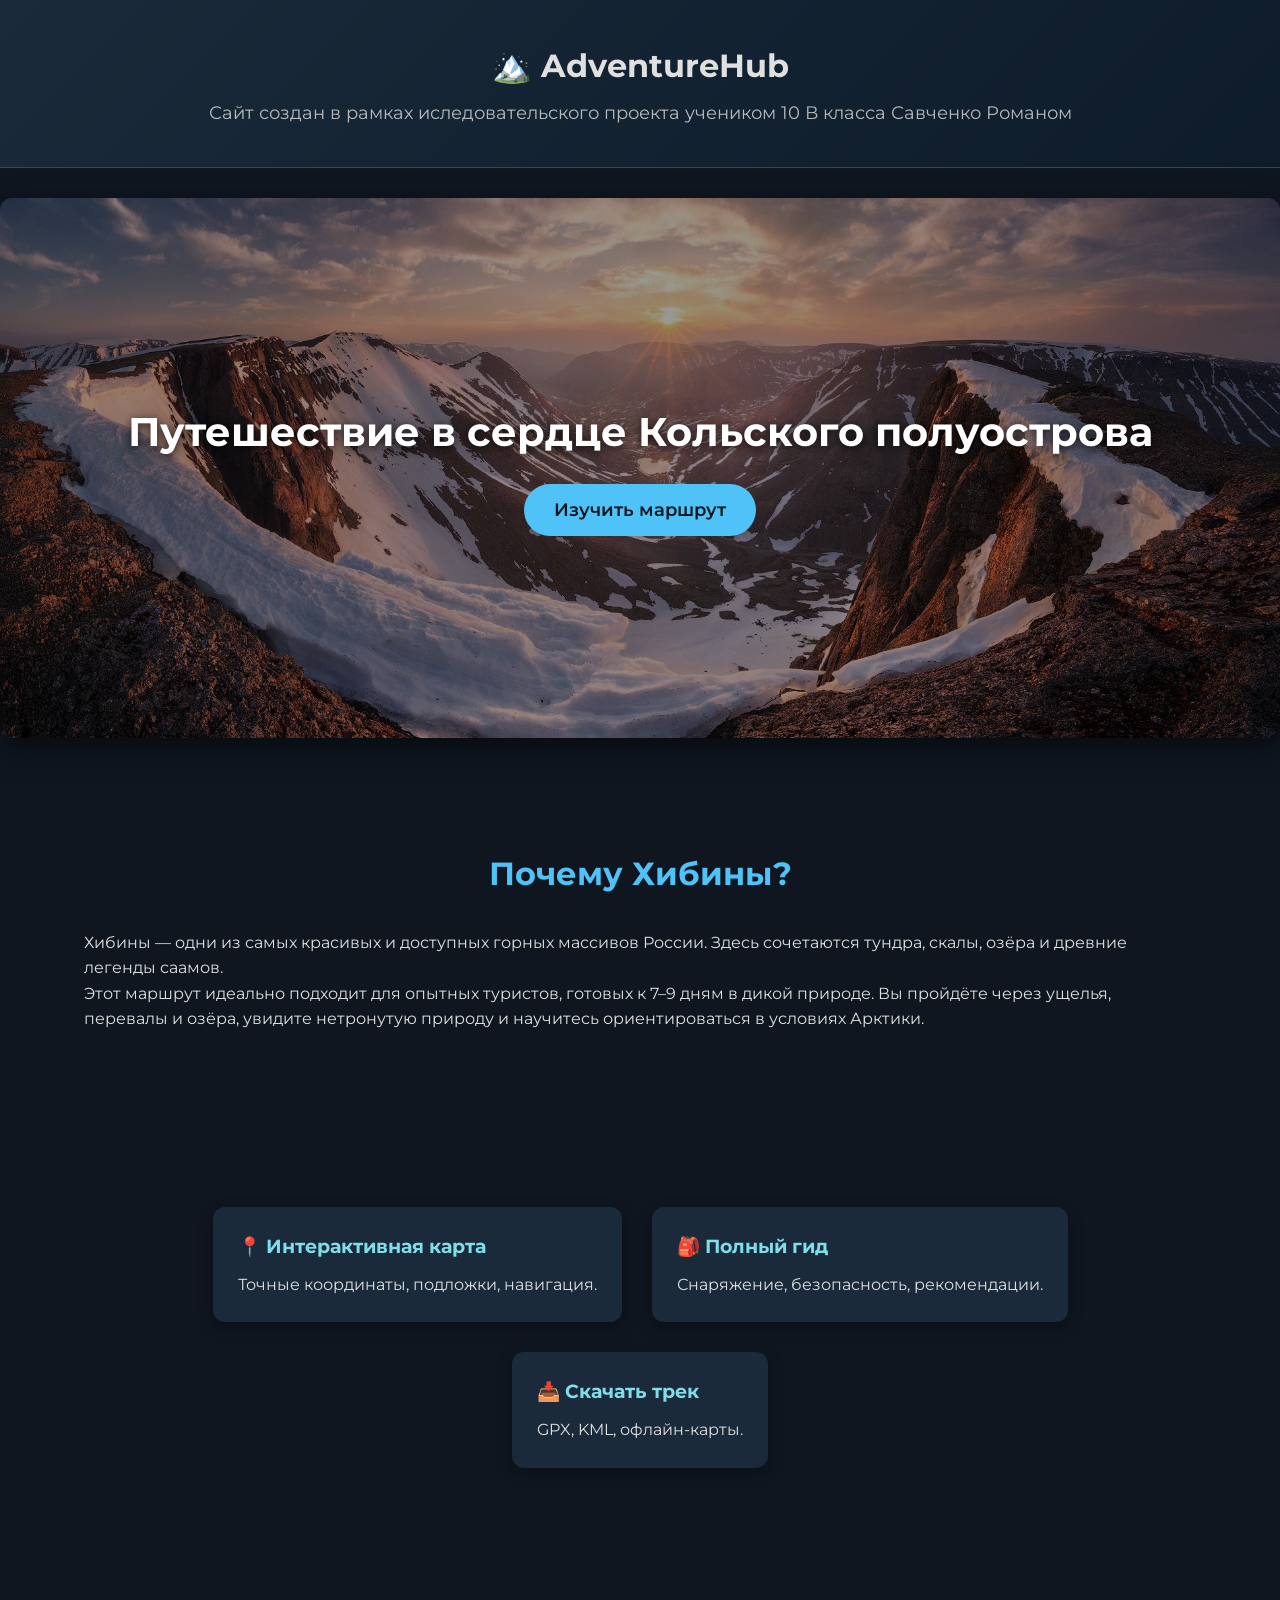
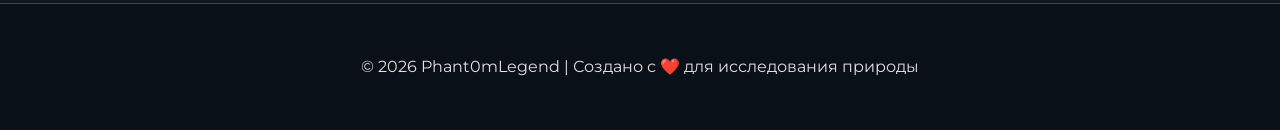
<file: index.html>
<!DOCTYPE html>
<html lang="ru">
<head>
  <meta charset="UTF-8" />
  <meta name="viewport" content="width=device-width, initial-scale=1.0"/>
  <title>Хибины: Поход 120 км | AdventureHub</title>
  <link rel="stylesheet" href="style.css" />
  <link href="https://fonts.googleapis.com/css2?family=Montserrat:wght@400;600&display=swap" rel="stylesheet">
</head>
<body class="home">
  <header>
    <div class="container">
      <h1>🏔️ AdventureHub</h1>
      <p>Сайт создан в рамках иследовательского проекта учеником 10 В класса Савченко Романом</p>
    </div>
  </header>

  <main>
  <section class="hero">
    <img src="images/hero.jpg" alt="Хибины" />
    <div class="overlay">
      <h2>Путешествие в сердце Кольского полуострова</h2>
      <a href="route.html" class="btn">Изучить маршрут</a>
    </div>
  </section>

  <section class="about">
    <div class="container">
      <h2>Почему Хибины?</h2>
      <p>
        Хибины — одни из самых красивых и доступных горных массивов России.
        Здесь сочетаются тундра, скалы, озёра и древние легенды саамов.
      </p>
      <p>
        Этот маршрут идеально подходит для опытных туристов, готовых к 7–9 дням в дикой природе.
        Вы пройдёте через ущелья, перевалы и озёра, увидите нетронутую природу и научитесь ориентироваться в условиях Арктики.
      </p>
    </div>
  </section>

  <section class="features">
    <div class="container">
      <div class="card">
        <h3>📍 Интерактивная карта</h3>
        <p>Точные координаты, подложки, навигация.</p>
      </div>
      <div class="card">
        <h3>🎒 Полный гид</h3>
        <p>Снаряжение, безопасность, рекомендации.</p>
      </div>
      <div class="card">
        <h3>📥 Скачать трек</h3>
        <p>GPX, KML, офлайн-карты.</p>
      </div>
    </div>
  </section>
</main>


  <footer>
    <div class="container">
      &copy; 2026 Phant0mLegend | Создано с ❤️ для исследования природы
    </div>
  </footer>
</body>
</html>
</file>
<file: style.css>
/* Глобальные стили */
* {
  margin: 0;
  padding: 0;
  box-sizing: border-box;
}

body {
  font-family: 'Montserrat', sans-serif;
  background: #0f1620;
  color: #e0e0e0;
  line-height: 1.6;
}

.container {
  width: 90%;
  max-width: 1200px;
  margin: 0 auto;
  padding: 20px;
}

a {
  color: #4fc3f7;
  text-decoration: none;
}
a:hover {
  text-decoration: underline;
}

/* Шапка */
header {
  background: linear-gradient(135deg, #1a2a3a, #0d1b2a);
  padding: 20px 0;
  text-align: center;
  border-bottom: 1px solid #33475c;
}
header h1 {
  font-size: 2em;
  margin-bottom: 8px;
}
header p {
  font-size: 1.1em;
  opacity: 0.8;
}

.back-link {
  display: inline-block;
  margin-bottom: 10px;
  font-size: 1.1em;
  color: #80deea;
}

/* Главная */
.home .hero {
  position: relative;
  height: 60vh;
  overflow: hidden;
  border-radius: 12px;
  margin: 30px auto;
  box-shadow: 0 10px 30px rgba(0,0,0,0.5);
}
.hero img {
  width: 100%;
  height: 100%;
  object-fit: cover;
  filter: brightness(0.6);
}
.overlay {
  position: absolute;
  top: 0;
  left: 0;
  width: 100%;
  height: 100%;
  display: flex;
  flex-direction: column;
  justify-content: center;
  align-items: center;
  text-align: center;
  color: white;
}
.overlay h2 {
  font-size: 2.5em;
  margin-bottom: 20px;
  text-shadow: 0 2px 10px rgba(0,0,0,0.8);
}
.btn {
  background: #4fc3f7;
  color: #0f1620;
  padding: 12px 30px;
  border-radius: 30px;
  font-weight: 600;
  font-size: 1.1em;
  transition: all 0.3s;
}
.btn:hover {
  background: #03a9f4;
  transform: scale(1.05);
}

.about, .features {
  padding: 60px 0;
}
.about h2, .features h2 {
  text-align: center;
  font-size: 2em;
  margin-bottom: 30px;
  color: #4fc3f7;
}

.card {
  background: #1a2a3a;
  padding: 25px;
  border-radius: 12px;
  margin: 15px;
  box-shadow: 0 5px 15px rgba(0,0,0,0.3);
  transition: transform 0.3s;
}
.card:hover {
  transform: translateY(-5px);
}
.card h3 {
  color: #80deea;
  margin-bottom: 10px;
}
.features .container {
  display: flex;
  flex-wrap: wrap;
  justify-content: center;
}

/* Карта — только на route.html */
.map-page #map {
  height: 75vh;
  width: 90%;
  margin: 20px auto;
  border-radius: 12px;
  box-shadow: 0 8px 20px rgba(0, 0, 0, 0.5);
  border: 1px solid #33475c;
  overflow: hidden;
}

.actions {
  text-align: center;
  margin: 20px 0;
}
.btn-small {
  display: inline-block;
  margin-left: 15px;
  font-size: 0.9em;
  padding: 6px 12px;
}

/* Блоки на route.html */
.guide-info ul,
.guide-tips ul,
.guide-gear ul {
  list-style: none;
  padding-left: 20px;
}
.guide-info li,
.guide-tips li,
.guide-gear li {
  margin: 10px 0;
  line-height: 1.6;
}
.guide-info li::before,
.guide-tips li::before,
.guide-gear li::before {
  content: "•";
  color: #4fc3f7;
  font-weight: bold;
  margin-right: 8px;
}

.file-list a {
  font-weight: 600;
  color: #80deea;
}
.file-list span {
  font-size: 0.9em;
  color: #aaa;
  margin-left: 8px;
}
.file-list li {
  margin: 15px 0;
  padding: 12px;
  background: #1a2a3a;
  border-radius: 8px;
  border-left: 4px solid #4fc3f7;
}

/* Подвал */
footer {
  text-align: center;
  padding: 30px 0;
  background: #0a1018;
  border-top: 1px solid #33475c;
  margin-top: 40px;
}

/* === КНОПКА И ПАНЕЛЬ ВНУТРИ КАРТЫ === */
.layers-control-button {
  background: #4fc3f7;
  color: #0f1620;
  border: none;
  width: 40px;
  height: 40px;
  border-radius: 8px;
  cursor: pointer;
  font-size: 1.2em;
  text-align: center;
  box-shadow: 0 2px 6px rgba(0,0,0,0.3);
  z-index: 1000;
}

.layers-control-button:hover {
  background: #03a9f4;
}

.layers-control-panel {
  position: absolute;
  top: 50px;
  right: 20px;
  width: 300px;
  background: #1a2a3a;
  border: 1px solid #4fc3f7;
  border-radius: 8px;
  padding: 15px;
  z-index: 1001;
  color: #e0e0e0;
  font-size: 0.95em;
  box-shadow: 0 10px 30px rgba(0,0,0,0.5);
  display: none;
}

.layers-control-panel.active {
  display: block;
}

.layers-control-panel h4 {
  margin: 10px 0 8px;
  color: #80deea;
  font-size: 1em;
  font-weight: 600;
}

.layers-control-panel button,
.layers-control-panel label {
  display: block;
  margin: 6px 0;
  color: #e0e0e0;
  font-size: 0.95em;
}

.layers-control-panel button {
  width: 100%;
  padding: 6px 10px;
  background: #1a2a3a;
  color: #80deea;
  border: 1px solid #4fc3f7;
  border-radius: 4px;
  cursor: pointer;
  transition: all 0.3s;
}

.layers-control-panel button:hover {
  background: #4fc3f7;
  color: #0f1620;
}

.layers-control-panel input {
  margin-right: 8px;
  transform: scale(1.1);
}

/* Адаптивность */
@media (max-width: 768px) {
  header h1 { font-size: 1.8em; }
  .overlay h2 { font-size: 2em; }
  .features .container { flex-direction: column; }
  .controls, .actions { flex-wrap: wrap; }
  input, button { margin: 5px; }
}
</file>
